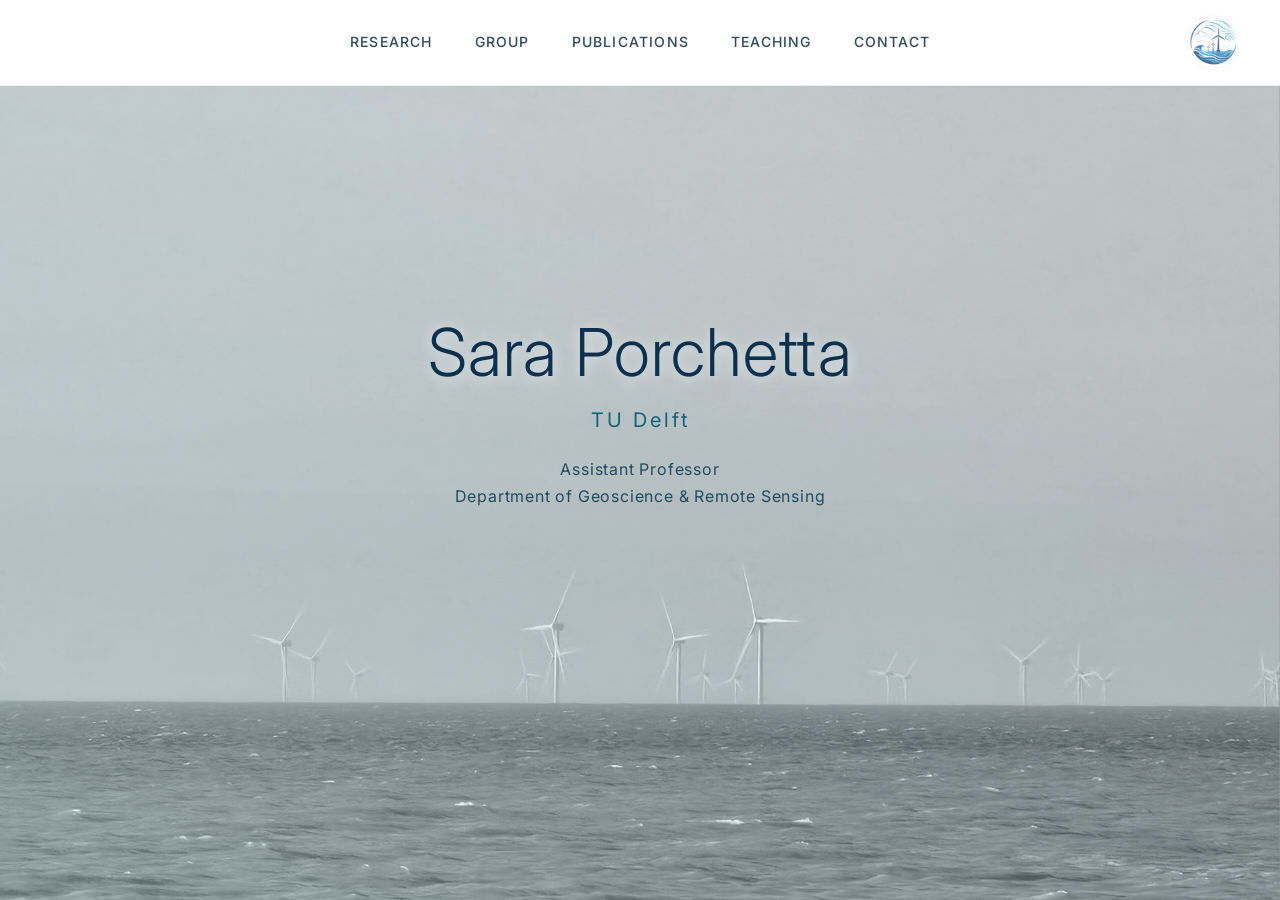
<file: index.html>
<!DOCTYPE html>
<html lang="en">
<head>
  <meta charset="UTF-8">
  <meta name="viewport" content="width=device-width, initial-scale=1.0">
  <title>Sara Porchetta</title>
  <link href="https://fonts.googleapis.com/css2?family=Inter:wght@300;400;500;600&display=swap" rel="stylesheet">
  <link rel="stylesheet" href="style.css">
</head>

<body class="home-body">
<header class="site-header">
  <div class="header-space" aria-hidden="true"></div>
  <nav class="nav" aria-label="Main navigation">
    <a href="research.html">Research</a>
    <a href="group.html">Group</a>
    <a href="publications.html">Publications</a>
    <a href="teaching.html">Teaching</a>
    <a href="contact.html">Contact</a>
  </nav>
  <a href="index.html" class="header-logo-link" aria-label="Go to homepage">
    <img src="x_maui3.png" alt="Sara Porchetta homepage" class="header-logo">
  </a>
</header>
<main class="hero">
  <div class="overlay"></div>
  <div class="content">
    <h1>Sara Porchetta</h1>
    <div class="subtitle">TU Delft</div>
    <div class="info">
      Assistant Professor<br>
      Department of Geoscience &amp; Remote Sensing
    </div>
  </div>
</main>
</body>
</html>
</file>
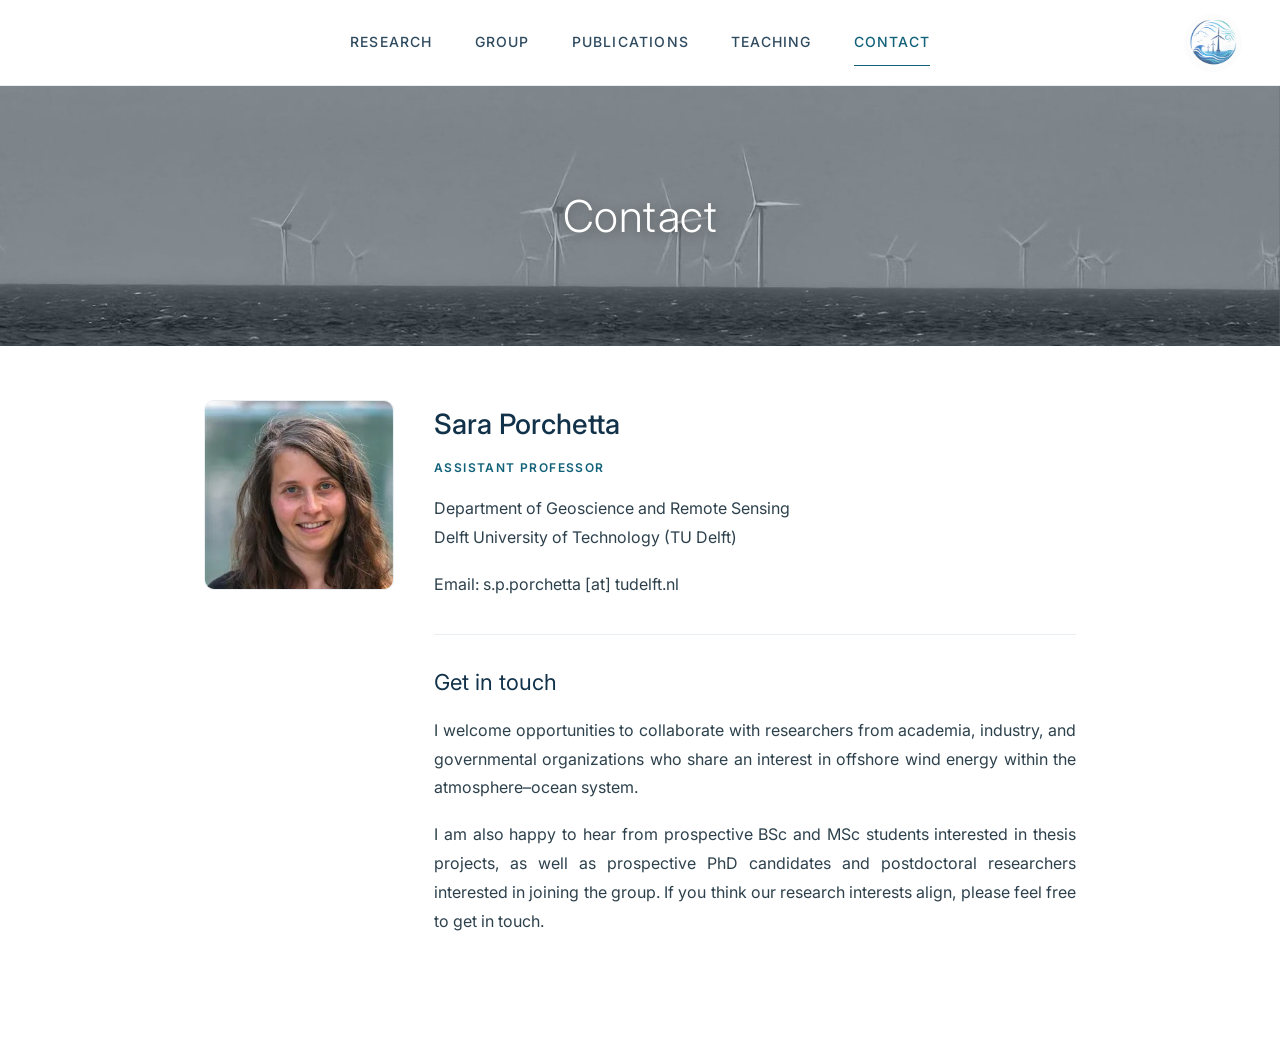
<file: contact.html>
<!DOCTYPE html>
<html lang="en">
<head>
  <meta charset="UTF-8">
  <meta name="viewport" content="width=device-width, initial-scale=1.0">

  <title>Contact | Sara Porchetta</title>

  <link
    href="https://fonts.googleapis.com/css2?family=Inter:wght@300;400;500;600&display=swap"
    rel="stylesheet"
  >

  <link rel="stylesheet" href="style.css">

  <style>

    /* =========================================================
       CONTACT PAGE
       ========================================================= */

    .contact-container {
      padding-bottom: 6rem;
    }

  </style>
</head>

<body>

<header class="site-header">

  <div class="header-space" aria-hidden="true"></div>

  <nav class="nav" aria-label="Main navigation">
    <a href="research.html">Research</a>
    <a href="group.html">Group</a>
    <a href="publications.html">Publications</a>
    <a href="teaching.html">Teaching</a>
    <a href="contact.html" class="active">Contact</a>
  </nav>

  <a
    href="index.html"
    class="header-logo-link"
    aria-label="Go to homepage"
  >
    <img
      src="x_maui3.png"
      alt="Sara Porchetta homepage"
      class="header-logo"
    >
  </a>

</header>

<section class="page-banner" aria-labelledby="page-title">

  <img
    src="windfarm.jpg"
    alt="Offshore wind farm at sea"
  >

  <div class="banner-overlay" aria-hidden="true"></div>

  <div class="banner-content">
    <h1 class="banner-title" id="page-title">
      Contact
    </h1>
  </div>

</section>

<main class="container contact-container">

  <!-- =====================================================
       CONTACT INFORMATION
       ===================================================== -->

  <section
    class="contact-card"
    aria-label="Contact information"
  >

    <img
      src="sara_picture.jpg"
      alt="Sara Porchetta"
      class="profile-image"
    >

    <div class="contact-info">

      <h2>
        Sara Porchetta
      </h2>

      <div class="role">
        Assistant Professor
      </div>

      <p class="contact-details">
        Department of Geoscience and Remote Sensing<br>
        Delft University of Technology (TU Delft)
      </p>

      <p
        class="contact-details"
        style="margin-top: 18px;"
      >
        Email: s.p.porchetta [at] tudelft.nl
      </p>

      <div class="contact-message">

        <h3>
          Get in touch
        </h3>

        <p>
          I welcome opportunities to collaborate with researchers from academia,
          industry, and governmental organizations who share an interest in
          offshore wind energy within the atmosphere–ocean system.
        </p>

        <p>
          I am also happy to hear from prospective BSc and MSc students interested
          in thesis projects, as well as prospective PhD candidates and
          postdoctoral researchers interested in joining the group. If you think
          our research interests align, please feel free to get in touch.
        </p>

      </div>

    </div>

  </section>

</main>

</body>
</html>
</file>
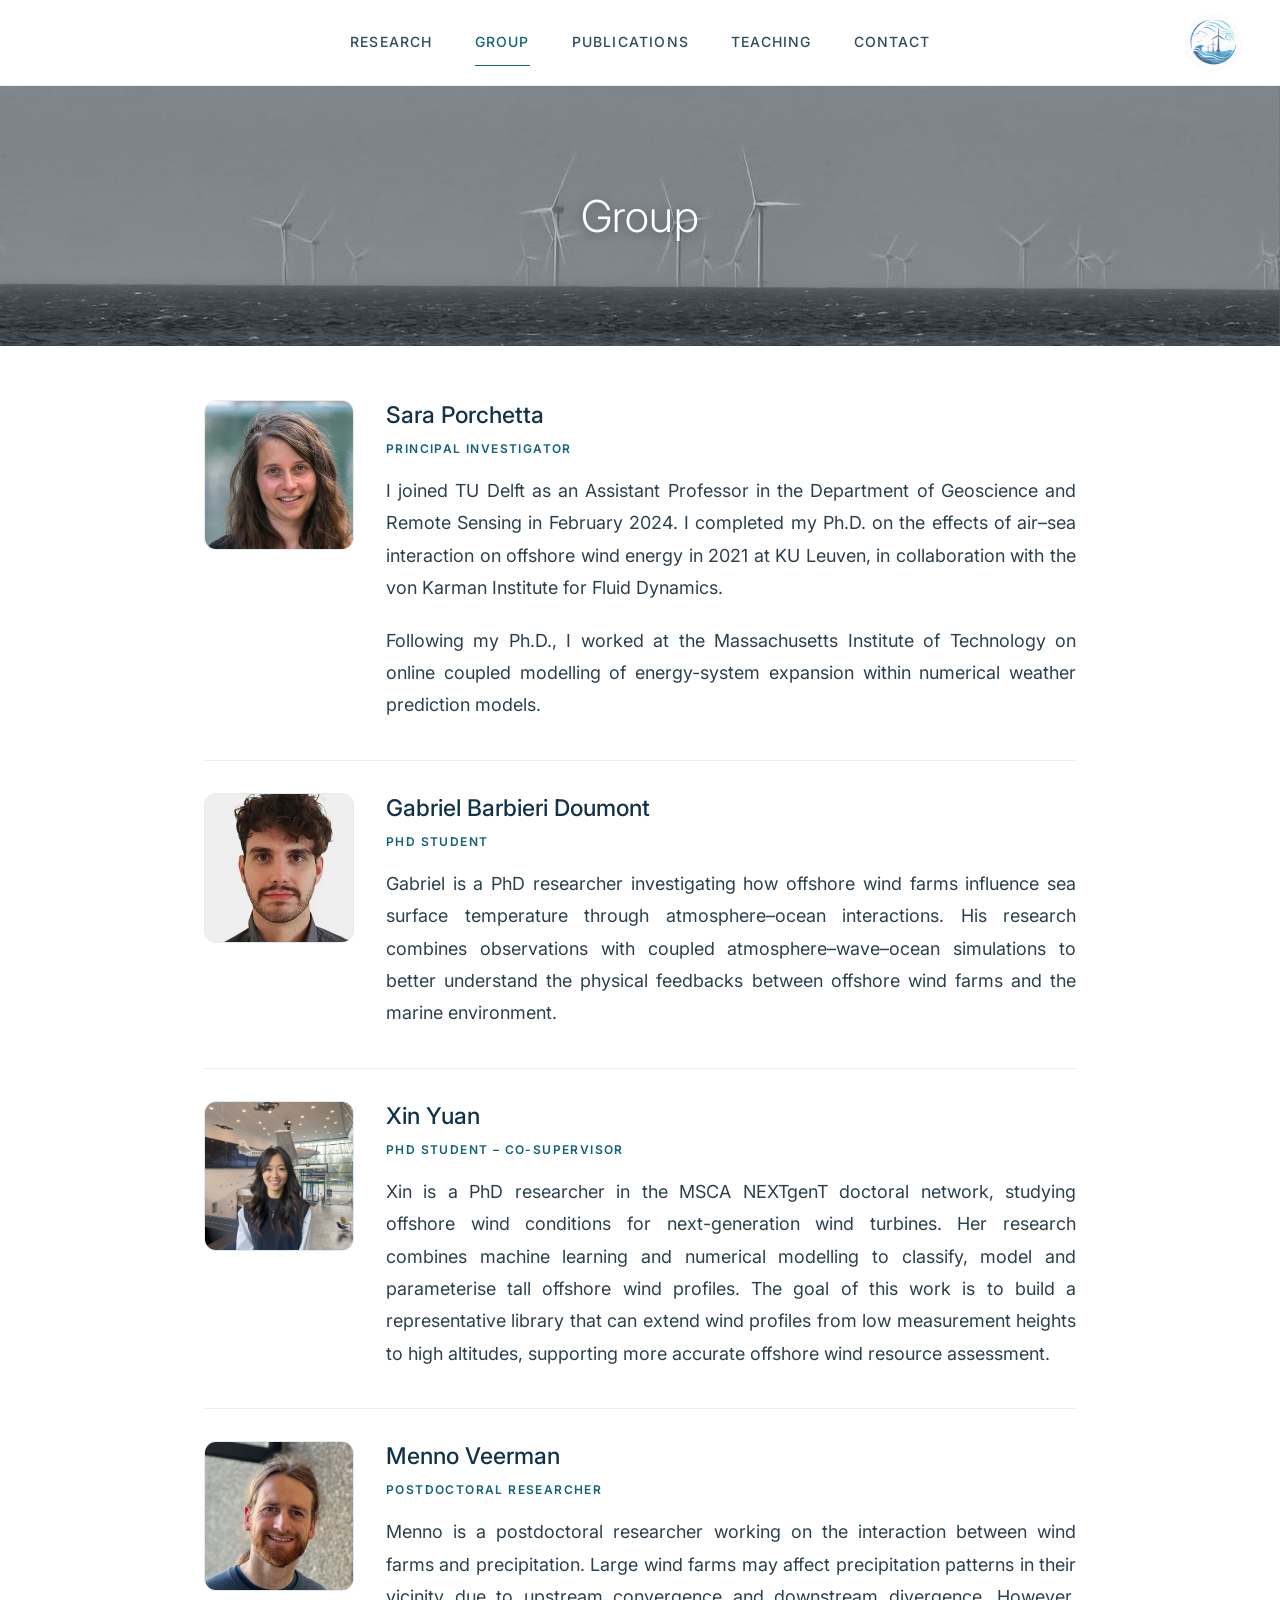
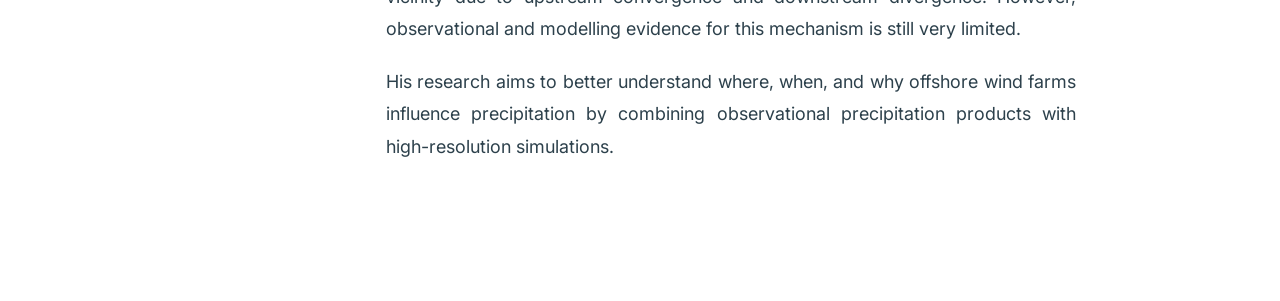
<file: group.html>
<!DOCTYPE html>
<html lang="en">

<head>
  <meta charset="UTF-8">
  <meta name="viewport" content="width=device-width, initial-scale=1.0">

  <title>Group | Sara Porchetta</title>

  <link
    href="https://fonts.googleapis.com/css2?family=Inter:wght@300;400;500;600&display=swap"
    rel="stylesheet"
  >

  <style>

    * {
      box-sizing: border-box;
    }

    body {
      margin: 0;
      font-family: 'Inter', Helvetica, Arial, sans-serif;
      color: #243844;
      background: #ffffff;
      line-height: 1.75;
      -webkit-font-smoothing: antialiased;
    }

    /* HEADER */

    .site-header {
      height: 86px;
      padding: 0 38px;

      display: grid;
      grid-template-columns: 1fr auto 1fr;
      align-items: center;

      background: #ffffff;
      border-bottom: 1px solid #e8eef1;

      position: relative;
      z-index: 10;
    }

    .header-space {
      grid-column: 1;
    }

    /* NAVIGATION */

    .nav {
      grid-column: 2;

      display: flex;
      justify-content: center;
      align-items: center;
      gap: 42px;

      font-size: 14px;
      letter-spacing: 1.2px;
      text-transform: uppercase;
    }

    .nav a {
      position: relative;

      color: #12324a;
      text-decoration: none;
      font-weight: 500;
      opacity: 0.88;

      transition:
        opacity 0.2s ease,
        transform 0.2s ease;
    }

    .nav a:hover {
      opacity: 0.55;
      transform: translateY(-2px);
    }

    .nav a.active {
      color: #12627a;
      opacity: 1;
    }

    .nav a.active::after {
      content: "";

      position: absolute;
      left: 0;
      right: 0;
      bottom: -11px;

      height: 1px;
      background: #12627a;
    }

    /* LOGO */

    .header-logo-link {
      grid-column: 3;
      justify-self: end;

      display: flex;
      align-items: center;

      text-decoration: none;
    }

    .header-logo {
      display: block;

      width: 58px;
      height: 58px;

      object-fit: cover;
      border-radius: 50%;

      opacity: 0.72;

      transition:
        opacity 0.2s ease,
        transform 0.2s ease;
    }

    .header-logo-link:hover .header-logo {
      opacity: 1;
      transform: scale(1.03);
    }

    /* PAGE BANNER */

    .page-banner {
      position: relative;
      width: 100%;
      height: 260px;
      overflow: hidden;
      background: #12324a;
    }

    .page-banner img {
      width: 100%;
      height: 100%;

      object-fit: cover;
      object-position: center 70%;
    }

    .banner-overlay {
      position: absolute;
      inset: 0;

      background: rgba(7, 35, 54, 0.25);
    }

    .banner-content {
      position: absolute;
      inset: 0;

      display: flex;
      align-items: center;
      justify-content: center;

      padding: 24px;
      text-align: center;
    }

    .banner-title {
      margin: 0;

      color: #ffffff;

      font-size: 44px;
      font-weight: 300;
      line-height: 1.2;
      letter-spacing: 0.5px;

      text-shadow: 0 2px 12px rgba(0, 0, 0, 0.35);
    }

    /* MAIN PAGE */

    .container {
      max-width: 920px;
      margin: 0 auto;
      padding: 54px 24px 100px;
    }

    /* MEMBER LIST */

    .member {
      display: grid;
      grid-template-columns: 150px 1fr;
      gap: 32px;
      align-items: start;

      padding: 32px 0 38px;
      border-bottom: 1px solid #e8eef1;
    }

    .member:first-of-type {
      padding-top: 0;
    }

    .member:last-child {
      border-bottom: none;
    }

    /* MEMBER PHOTO */

    .member-photo {
      width: 150px;
      height: 150px;

      object-fit: cover;
      border-radius: 12px;

      background: #f3f7f8;
      border: 1px solid #e1eaed;
    }

    /* MEMBER TEXT */

    .member-info h2 {
      margin: 0 0 7px;

      color: #12324a;

      font-size: 23px;
      font-weight: 500;
      line-height: 1.35;
    }

    .role {
      margin-bottom: 16px;

      color: #12627a;

      font-size: 12px;
      font-weight: 600;
      letter-spacing: 1.4px;
      text-transform: uppercase;
    }

    .member-info p {
      margin: 0 0 20px;

      color: #2d414c;

      font-size: 18px;
      line-height: 1.8;
      text-align: justify;
    }

    .member-info p:last-child {
      margin-bottom: 0;
    }

    /* MOBILE */

    @media (max-width: 860px) {

      .site-header {
        height: auto;
        min-height: 110px;

        padding: 18px 20px;

        grid-template-columns: 1fr auto;
        grid-template-rows: auto auto;
        row-gap: 14px;
      }

      .header-space {
        display: none;
      }

      .nav {
        grid-column: 1 / -1;
        grid-row: 2;

        justify-content: center;
        flex-wrap: wrap;
        gap: 14px 22px;

        font-size: 12px;
        letter-spacing: 1px;
      }

      .header-logo-link {
        grid-column: 2;
        grid-row: 1;
        justify-self: end;
      }

      .header-logo {
        width: 50px;
        height: 50px;
      }

      .nav a.active::after {
        bottom: -6px;
      }

      .page-banner {
        height: 210px;
      }

      .page-banner img {
        object-position: center 68%;
      }

      .banner-title {
        font-size: 38px;
      }

      .container {
        padding: 46px 20px 80px;
      }

      .member {
        grid-template-columns: 120px 1fr;
        gap: 24px;
      }

      .member-photo {
        width: 120px;
        height: 120px;
      }

      .member-info h2 {
        font-size: 21px;
      }

      .member-info p {
        font-size: 17px;
      }
    }

    @media (max-width: 620px) {

      .member {
        grid-template-columns: 1fr;
        gap: 20px;
      }

      .member-photo {
        width: 130px;
        height: 130px;
      }

      .member-info p {
        text-align: left;
      }
    }

    @media (max-width: 480px) {

      .site-header {
        padding: 16px;
      }

      .nav {
        gap: 12px 17px;
      }

      .header-logo {
        width: 46px;
        height: 46px;
      }

      .page-banner {
        height: 180px;
      }

      .page-banner img {
        object-position: center 65%;
      }

      .banner-title {
        font-size: 32px;
      }

      .container {
        padding: 38px 16px 64px;
      }

      .member-info h2 {
        font-size: 20px;
      }

      .member-info p {
        font-size: 16px;
      }
    }

  </style>
</head>

<body>

  <header class="site-header">

    <div class="header-space" aria-hidden="true"></div>

    <nav class="nav" aria-label="Main navigation">
      <a href="research.html">Research</a>
      <a href="group.html" class="active">Group</a>
      <a href="publications.html">Publications</a>
      <a href="teaching.html">Teaching</a>
      <a href="contact.html">Contact</a>
    </nav>

    <a
      href="index.html"
      class="header-logo-link"
      aria-label="Go to homepage"
    >
      <img
        src="x_maui3.png"
        alt="Sara Porchetta homepage"
        class="header-logo"
      >
    </a>

  </header>

  <section class="page-banner" aria-labelledby="page-title">

    <img
      src="windfarm.jpg"
      alt="Offshore wind farm at sea"
    >

    <div class="banner-overlay" aria-hidden="true"></div>

    <div class="banner-content">
      <h1 class="banner-title" id="page-title">Group</h1>
    </div>

  </section>

  <main class="container">

    <section aria-label="Research group members">

      <!-- SARA PORCHETTA -->

      <article class="member">

        <img
          src="sara_picture.jpg"
          alt="Sara Porchetta"
          class="member-photo"
        >

        <div class="member-info">

          <h2>Sara Porchetta</h2>

          <div class="role">
            Principal Investigator
          </div>

          <p>
            I joined TU Delft as an Assistant Professor in the
            Department of Geoscience and Remote Sensing in
            February 2024. I completed my Ph.D. on the effects
            of air–sea interaction on offshore wind energy
            in 2021 at KU Leuven, in collaboration with
            the von Karman Institute for Fluid Dynamics.
          </p>

          <p>
            Following my Ph.D., I worked at the Massachusetts
            Institute of Technology on online coupled modelling
            of energy-system expansion within numerical weather
            prediction models.
          </p>

        </div>

      </article>

      <!-- GABRIEL BARBIERI DOUMONT -->

      <article class="member">

        <img
          src="gabriel_picture.jpg"
          alt="Gabriel Barbieri Doumont"
          class="member-photo"
        >

        <div class="member-info">

          <h2>Gabriel Barbieri Doumont</h2>

          <div class="role">
            PhD Student
          </div>

          <p>
            Gabriel is a PhD researcher investigating how
            offshore wind farms influence sea surface
            temperature through atmosphere–ocean interactions.
            His research combines observations with coupled
            atmosphere–wave–ocean simulations to better
            understand the physical feedbacks between offshore
            wind farms and the marine environment.
          </p>

        </div>

      </article>

      <!-- XIN YUAN -->

      <article class="member">

        <img
          src="XinYuan_ProfilePic.jpg"
          alt="Xin Yuan"
          class="member-photo"
        >

        <div class="member-info">

          <h2>Xin Yuan</h2>

          <div class="role">
            PhD Student – Co-supervisor
          </div>

          <p>
            Xin is a PhD researcher in the MSCA NEXTgenT
            doctoral network, studying offshore wind conditions
            for next-generation wind turbines. Her research
            combines machine learning and numerical modelling
            to classify, model and parameterise tall offshore
            wind profiles. The goal of this work is to build
            a representative library that can extend wind
            profiles from low measurement heights to high
            altitudes, supporting more accurate offshore
            wind resource assessment.
          </p>

        </div>

      </article>

      <!-- MENNO VEERMAN -->

      <article class="member">

        <img
          src="menno_picture.jpg"
          alt="Menno Veerman"
          class="member-photo"
        >

        <div class="member-info">

          <h2>Menno Veerman</h2>

          <div class="role">
            Postdoctoral Researcher
          </div>

          <p>
            Menno is a postdoctoral researcher working on the
            interaction between wind farms and precipitation.
            Large wind farms may affect precipitation patterns
            in their vicinity due to upstream convergence and
            downstream divergence. However, observational and
            modelling evidence for this mechanism is still
            very limited.
          </p>

          <p>
            His research aims to better understand where, when,
            and why offshore wind farms influence precipitation
            by combining observational precipitation products
            with high-resolution simulations.
          </p>

        </div>

      </article>

    </section>

  </main>

</body>

</html>
</file>
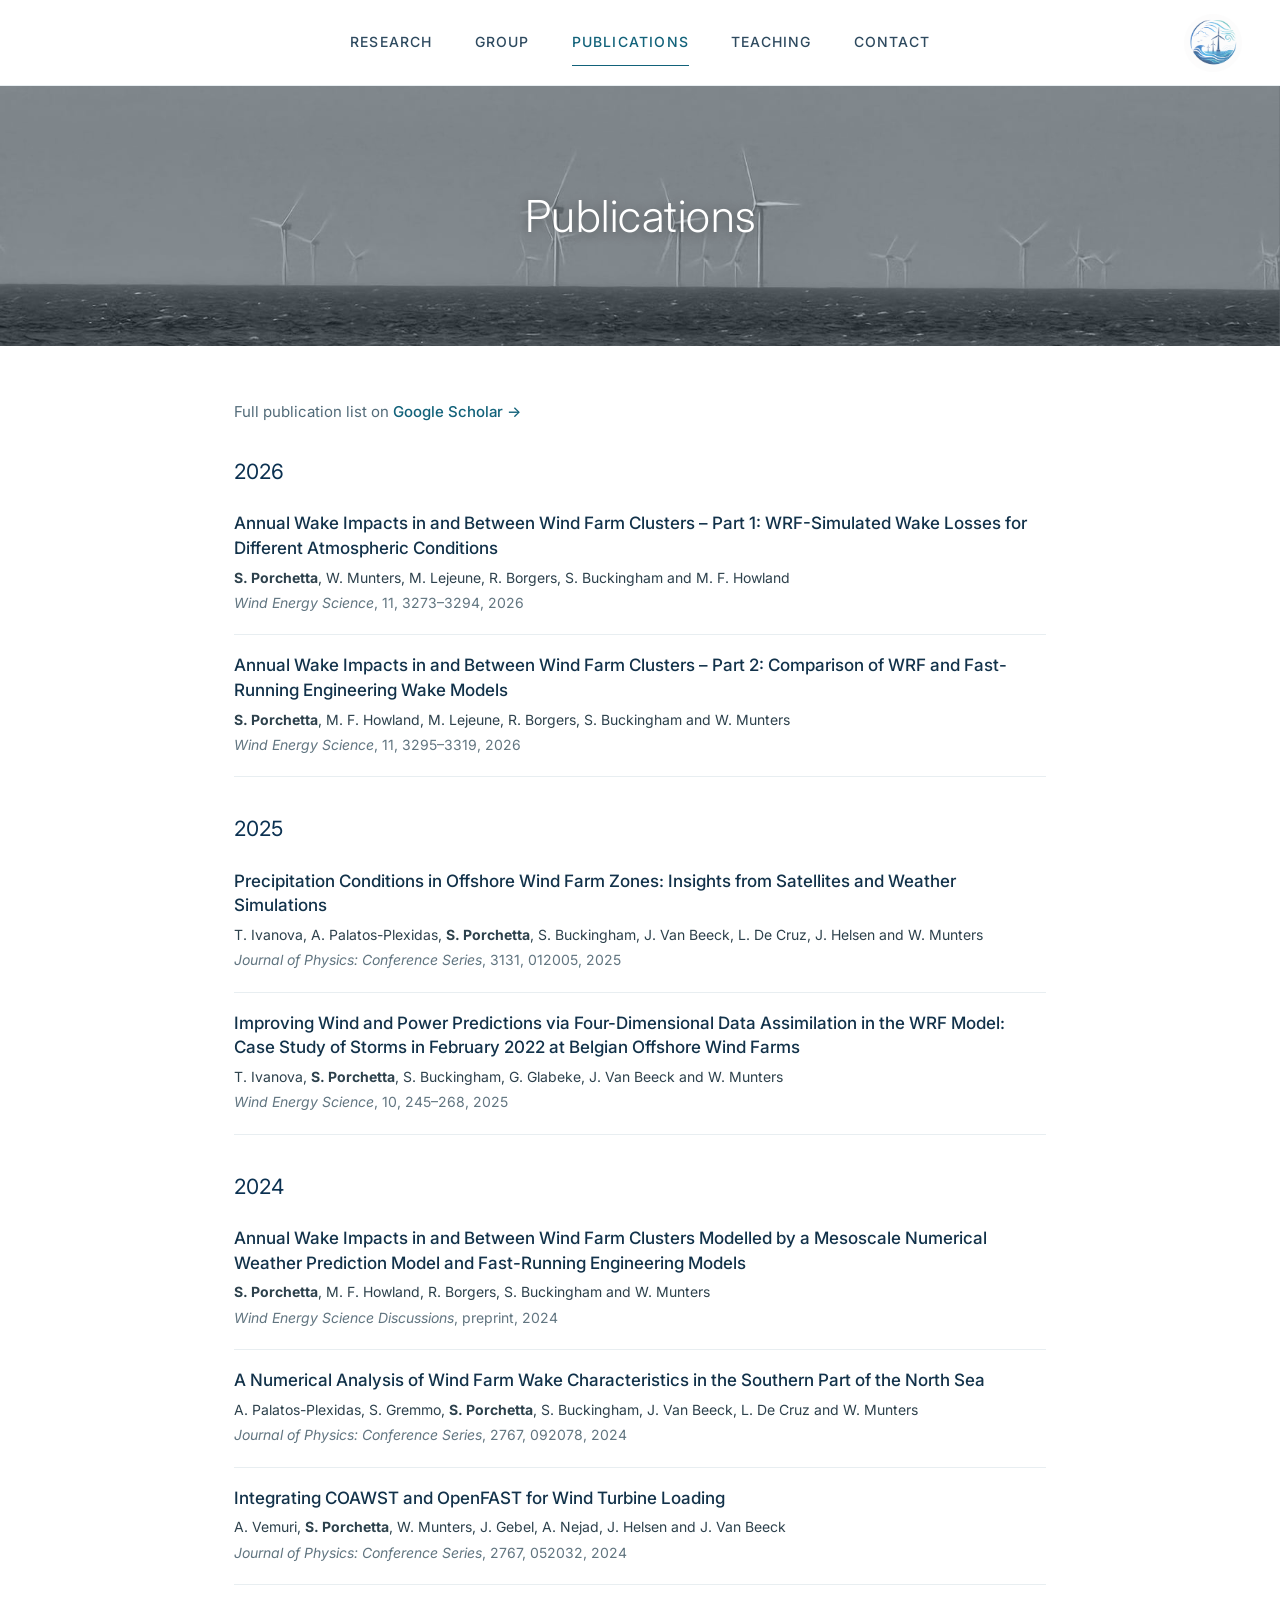
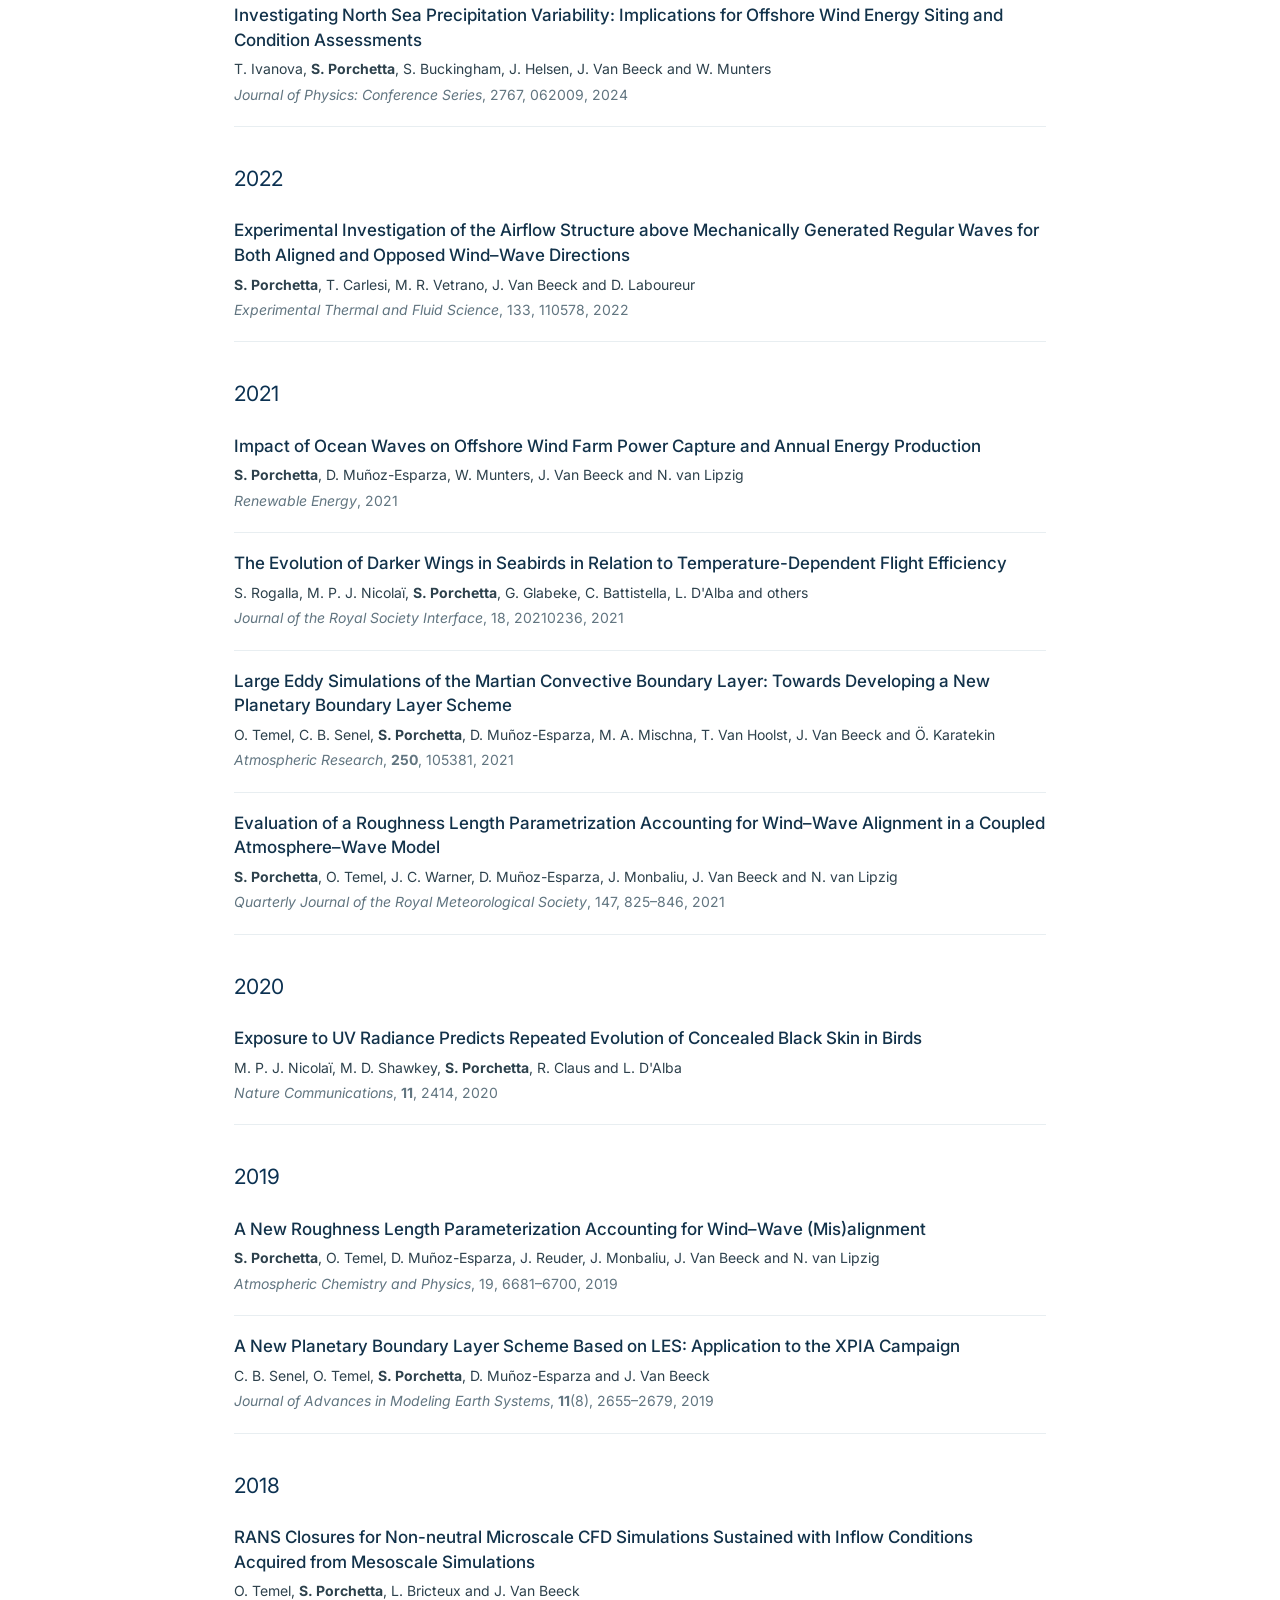
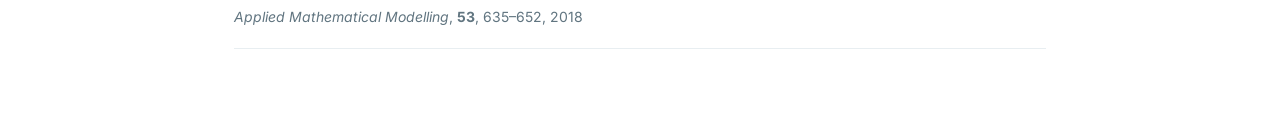
<file: publications.html>
<!DOCTYPE html>
<html lang="en">
<head>
  <meta charset="UTF-8">
  <meta name="viewport" content="width=device-width, initial-scale=1.0">
  <title>Publications | Sara Porchetta</title>
  <link href="https://fonts.googleapis.com/css2?family=Inter:wght@300;400;500;600&display=swap" rel="stylesheet">
  <link rel="stylesheet" href="style.css">
</head>

<body>
<header class="site-header">
  <div class="header-space" aria-hidden="true"></div>
  <nav class="nav" aria-label="Main navigation">
    <a href="research.html">Research</a>
    <a href="group.html">Group</a>
    <a href="publications.html" class="active">Publications</a>
    <a href="teaching.html">Teaching</a>
    <a href="contact.html">Contact</a>
  </nav>
  <a href="index.html" class="header-logo-link" aria-label="Go to homepage">
    <img src="x_maui3.png" alt="Sara Porchetta homepage" class="header-logo">
  </a>
</header>
<section class="page-banner" aria-labelledby="page-title">
  <img src="windfarm.jpg" alt="Offshore wind farm at sea">
  <div class="banner-overlay" aria-hidden="true"></div>
  <div class="banner-content">
    <h1 class="banner-title" id="page-title">Publications</h1>
  </div>
</section>
<main class="container publications-container">

    <p class="scholar-link">
      Full publication list on
      <a
        href="https://scholar.google.com/citations?hl=nl&user=U1hwWMMAAAAJ&view_op=list_works&sortby=pubdate"
        target="_blank"
        rel="noopener noreferrer"
      >
        Google Scholar →
      </a>
    </p>

    <section aria-label="Publication list">

      <h2 class="publication-year">2026</h2>

<article class="publication">
  <h3 class="publication-title">
    <a href="https://doi.org/10.5194/wes-11-3273-2026" target="_blank" rel="noopener noreferrer">
      Annual Wake Impacts in and Between Wind Farm Clusters – Part 1: WRF-Simulated Wake Losses for Different Atmospheric Conditions
    </a>
  </h3>
  <p class="publication-authors">
    <strong>S. Porchetta</strong>, W. Munters, M. Lejeune, R. Borgers,
    S. Buckingham and M. F. Howland
  </p>
  <p class="publication-journal"><em>Wind Energy Science</em>, 11, 3273–3294, 2026</p>
</article>

<article class="publication">
  <h3 class="publication-title">
    <a href="https://doi.org/10.5194/wes-11-3295-2026" target="_blank" rel="noopener noreferrer">
      Annual Wake Impacts in and Between Wind Farm Clusters – Part 2: Comparison of WRF and Fast-Running Engineering Wake Models
    </a>
  </h3>
  <p class="publication-authors">
    <strong>S. Porchetta</strong>, M. F. Howland, M. Lejeune, R. Borgers,
    S. Buckingham and W. Munters
  </p>
  <p class="publication-journal"><em>Wind Energy Science</em>, 11, 3295–3319, 2026</p>
</article>


      <h2 class="publication-year">2025</h2>

      <article class="publication">
        <h3 class="publication-title">
          <a href="https://doi.org/10.1088/1742-6596/3131/1/012005" target="_blank" rel="noopener noreferrer">
            Precipitation Conditions in Offshore Wind Farm Zones: Insights from Satellites and Weather Simulations
          </a>
        </h3>
        <p class="publication-authors">
          T. Ivanova, A. Palatos-Plexidas, <strong>S. Porchetta</strong>, S. Buckingham,
          J. Van Beeck, L. De Cruz, J. Helsen and W. Munters
        </p>
        <p class="publication-journal"><em>Journal of Physics: Conference Series</em>, 3131, 012005, 2025</p>
      </article>

      <article class="publication">
        <h3 class="publication-title">
          <a href="https://doi.org/10.5194/wes-10-245-2025" target="_blank" rel="noopener noreferrer">
            Improving Wind and Power Predictions via Four-Dimensional Data Assimilation in the WRF Model: Case Study of Storms in February 2022 at Belgian Offshore Wind Farms
          </a>
        </h3>
        <p class="publication-authors">
          T. Ivanova, <strong>S. Porchetta</strong>, S. Buckingham, G. Glabeke, J. Van Beeck and W. Munters
        </p>
        <p class="publication-journal"><em>Wind Energy Science</em>, 10, 245–268, 2025</p>
      </article>

      <h2 class="publication-year">2024</h2>

      <article class="publication">
        <h3 class="publication-title">
          <a href="https://doi.org/10.5194/wes-2024-58" target="_blank" rel="noopener noreferrer">
            Annual Wake Impacts in and Between Wind Farm Clusters Modelled by a Mesoscale Numerical Weather Prediction Model and Fast-Running Engineering Models
          </a>
        </h3>
        <p class="publication-authors">
          <strong>S. Porchetta</strong>, M. F. Howland, R. Borgers, S. Buckingham and W. Munters
        </p>
        <p class="publication-journal"><em>Wind Energy Science Discussions</em>, preprint, 2024</p>
      </article>

      <article class="publication">
        <h3 class="publication-title">
          <a href="https://doi.org/10.1088/1742-6596/2767/9/092078" target="_blank" rel="noopener noreferrer">
            A Numerical Analysis of Wind Farm Wake Characteristics in the Southern Part of the North Sea
          </a>
        </h3>
        <p class="publication-authors">
          A. Palatos-Plexidas, S. Gremmo, <strong>S. Porchetta</strong>, S. Buckingham,
          J. Van Beeck, L. De Cruz and W. Munters
        </p>
        <p class="publication-journal"><em>Journal of Physics: Conference Series</em>, 2767, 092078, 2024</p>
      </article>

      <article class="publication">
        <h3 class="publication-title">
          <a href="https://doi.org/10.1088/1742-6596/2767/5/052032" target="_blank" rel="noopener noreferrer">
            Integrating COAWST and OpenFAST for Wind Turbine Loading
          </a>
        </h3>
        <p class="publication-authors">
          A. Vemuri, <strong>S. Porchetta</strong>, W. Munters, J. Gebel, A. Nejad, J. Helsen and J. Van Beeck
        </p>
        <p class="publication-journal"><em>Journal of Physics: Conference Series</em>, 2767, 052032, 2024</p>
      </article>

      <article class="publication">
        <h3 class="publication-title">
          <a href="https://doi.org/10.1088/1742-6596/2767/6/062009" target="_blank" rel="noopener noreferrer">
            Investigating North Sea Precipitation Variability: Implications for Offshore Wind Energy Siting and Condition Assessments
          </a>
        </h3>
        <p class="publication-authors">
          T. Ivanova, <strong>S. Porchetta</strong>, S. Buckingham, J. Helsen, J. Van Beeck and W. Munters
        </p>
        <p class="publication-journal"><em>Journal of Physics: Conference Series</em>, 2767, 062009, 2024</p>
      </article>

      <h2 class="publication-year">2022</h2>

      <article class="publication">
        <h3 class="publication-title">
          <a href="https://doi.org/10.1016/j.expthermflusci.2021.110578" target="_blank" rel="noopener noreferrer">
            Experimental Investigation of the Airflow Structure above Mechanically Generated Regular Waves for Both Aligned and Opposed Wind–Wave Directions
          </a>
        </h3>
        <p class="publication-authors">
          <strong>S. Porchetta</strong>, T. Carlesi, M. R. Vetrano, J. Van Beeck and D. Laboureur
        </p>
        <p class="publication-journal"><em>Experimental Thermal and Fluid Science</em>, 133, 110578, 2022</p>
      </article>

      <h2 class="publication-year">2021</h2>

      <article class="publication">
        <h3 class="publication-title">
          <a href="https://www.sciencedirect.com/science/article/abs/pii/S0960148121012799" target="_blank" rel="noopener noreferrer">
            Impact of Ocean Waves on Offshore Wind Farm Power Capture and Annual Energy Production
          </a>
        </h3>
        <p class="publication-authors">
          <strong>S. Porchetta</strong>, D. Muñoz-Esparza, W. Munters, J. Van Beeck and N. van Lipzig
        </p>
        <p class="publication-journal"><em>Renewable Energy</em>, 2021</p>
      </article>

      <article class="publication">
        <h3 class="publication-title">
          <a href="https://doi.org/10.1098/rsif.2021.0236" target="_blank" rel="noopener noreferrer">
            The Evolution of Darker Wings in Seabirds in Relation to Temperature-Dependent Flight Efficiency
          </a>
        </h3>
        <p class="publication-authors">
          S. Rogalla, M. P. J. Nicolaï, <strong>S. Porchetta</strong>, G. Glabeke, C. Battistella, L. D'Alba and others
        </p>
        <p class="publication-journal"><em>Journal of the Royal Society Interface</em>, 18, 20210236, 2021</p>
      </article>

      <article class="publication">
        <h3 class="publication-title">
          <a href="https://doi.org/10.1016/j.atmosres.2020.105381" target="_blank" rel="noopener noreferrer">
            Large Eddy Simulations of the Martian Convective Boundary Layer: Towards Developing a New Planetary Boundary Layer Scheme
          </a>
        </h3>
        <p class="publication-authors">
          O. Temel, C. B. Senel, <strong>S. Porchetta</strong>, D. Muñoz-Esparza,
          M. A. Mischna, T. Van Hoolst, J. Van Beeck and Ö. Karatekin
        </p>
        <p class="publication-journal"><em>Atmospheric Research</em>, <strong>250</strong>, 105381, 2021</p>
      </article>

      <article class="publication">
        <h3 class="publication-title">
          <a href="https://doi.org/10.1002/qj.3948" target="_blank" rel="noopener noreferrer">
            Evaluation of a Roughness Length Parametrization Accounting for Wind–Wave Alignment in a Coupled Atmosphere–Wave Model
          </a>
        </h3>
        <p class="publication-authors">
          <strong>S. Porchetta</strong>, O. Temel, J. C. Warner, D. Muñoz-Esparza,
          J. Monbaliu, J. Van Beeck and N. van Lipzig
        </p>
        <p class="publication-journal"><em>Quarterly Journal of the Royal Meteorological Society</em>, 147, 825–846, 2021</p>
      </article>

      <h2 class="publication-year">2020</h2>

      <article class="publication">
        <h3 class="publication-title">
          <a href="https://doi.org/10.1038/s41467-020-15894-6" target="_blank" rel="noopener noreferrer">
            Exposure to UV Radiance Predicts Repeated Evolution of Concealed Black Skin in Birds
          </a>
        </h3>
        <p class="publication-authors">
          M. P. J. Nicolaï, M. D. Shawkey, <strong>S. Porchetta</strong>, R. Claus and L. D'Alba
        </p>
        <p class="publication-journal"><em>Nature Communications</em>, <strong>11</strong>, 2414, 2020</p>
      </article>

      <h2 class="publication-year">2019</h2>

      <article class="publication">
        <h3 class="publication-title">
          <a href="https://doi.org/10.5194/acp-19-6681-2019" target="_blank" rel="noopener noreferrer">
            A New Roughness Length Parameterization Accounting for Wind–Wave (Mis)alignment
          </a>
        </h3>
        <p class="publication-authors">
          <strong>S. Porchetta</strong>, O. Temel, D. Muñoz-Esparza, J. Reuder,
          J. Monbaliu, J. Van Beeck and N. van Lipzig
        </p>
        <p class="publication-journal"><em>Atmospheric Chemistry and Physics</em>, 19, 6681–6700, 2019</p>
      </article>

      <article class="publication">
        <h3 class="publication-title">
          <a href="https://doi.org/10.1029/2018MS001580" target="_blank" rel="noopener noreferrer">
            A New Planetary Boundary Layer Scheme Based on LES: Application to the XPIA Campaign
          </a>
        </h3>
        <p class="publication-authors">
          C. B. Senel, O. Temel, <strong>S. Porchetta</strong>, D. Muñoz-Esparza and J. Van Beeck
        </p>
        <p class="publication-journal"><em>Journal of Advances in Modeling Earth Systems</em>, <strong>11</strong>(8), 2655–2679, 2019</p>
      </article>

      <h2 class="publication-year">2018</h2>

      <article class="publication">
        <h3 class="publication-title">
          <a href="https://doi.org/10.1016/j.apm.2017.09.018" target="_blank" rel="noopener noreferrer">
            RANS Closures for Non-neutral Microscale CFD Simulations Sustained with Inflow Conditions Acquired from Mesoscale Simulations
          </a>
        </h3>
        <p class="publication-authors">
          O. Temel, <strong>S. Porchetta</strong>, L. Bricteux and J. Van Beeck
        </p>
        <p class="publication-journal"><em>Applied Mathematical Modelling</em>, <strong>53</strong>, 635–652, 2018</p>
      </article>

    </section>

</main>
</body>
</html>
</file>
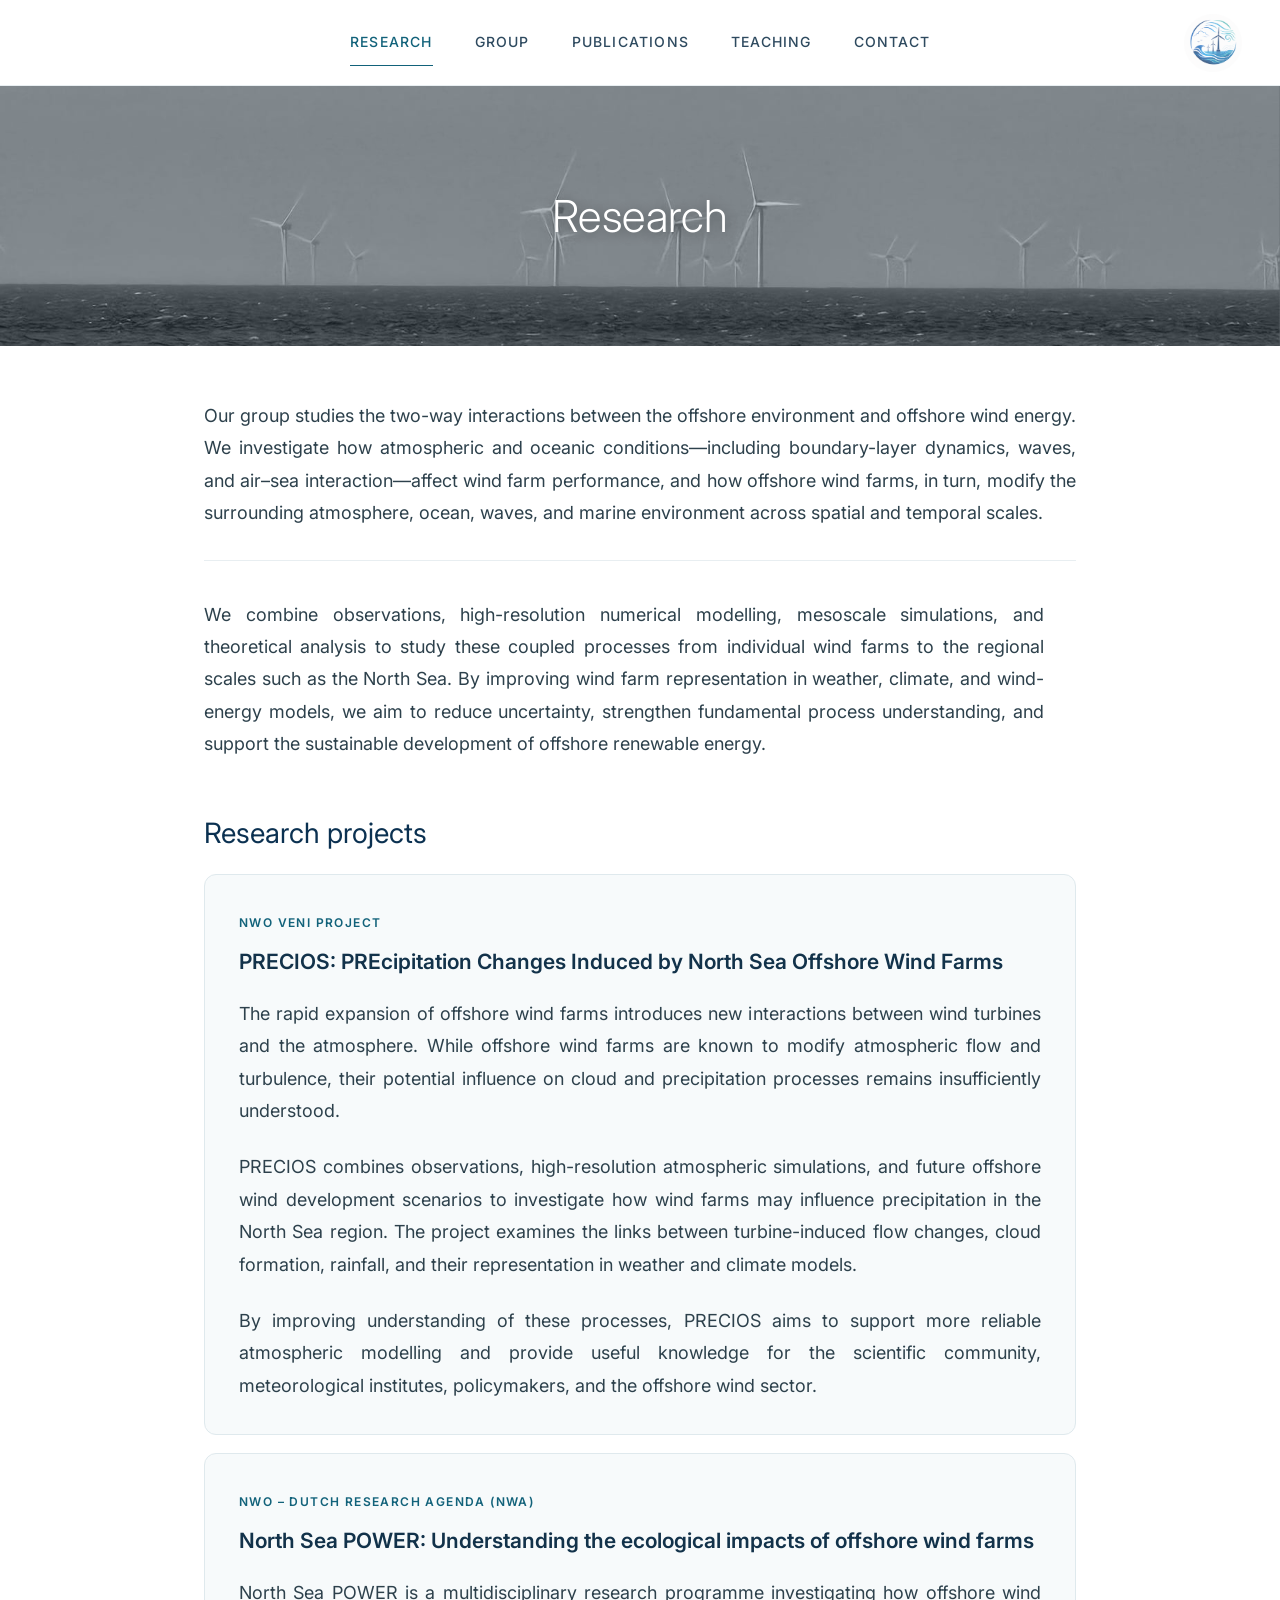
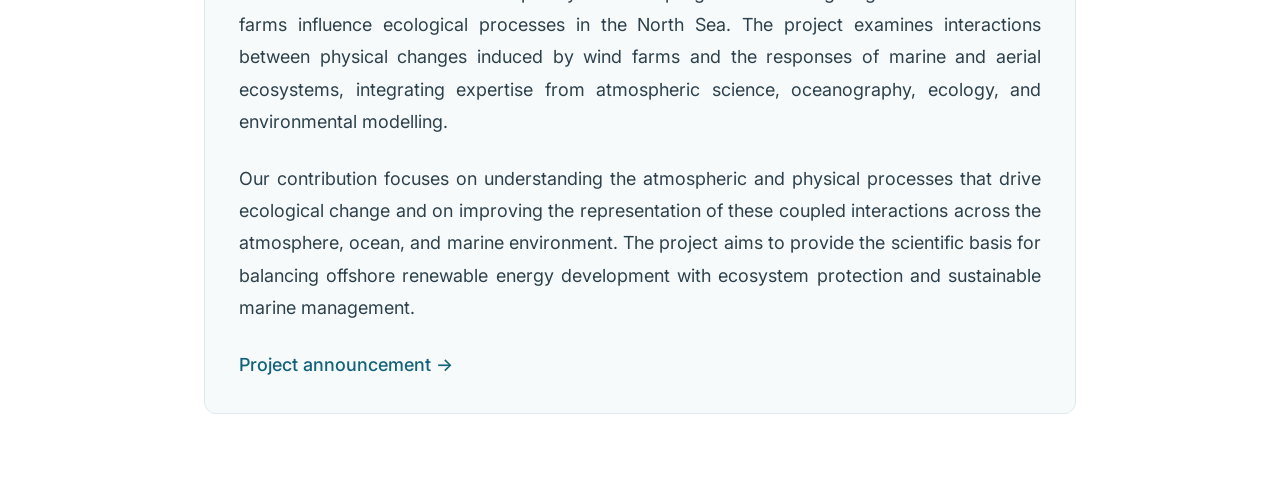
<file: research.html>
<!DOCTYPE html>
<html lang="en">
<head>
  <meta charset="UTF-8">
  <meta name="viewport" content="width=device-width, initial-scale=1.0">
  <title>Research | Sara Porchetta</title>
  <link href="https://fonts.googleapis.com/css2?family=Inter:wght@300;400;500;600&display=swap" rel="stylesheet">
  <link rel="stylesheet" href="style.css">
</head>

<body>
<header class="site-header">
  <div class="header-space" aria-hidden="true"></div>
  <nav class="nav" aria-label="Main navigation">
    <a href="research.html" class="active">Research</a>
    <a href="group.html">Group</a>
    <a href="publications.html">Publications</a>
    <a href="teaching.html">Teaching</a>
    <a href="contact.html">Contact</a>
  </nav>
  <a href="index.html" class="header-logo-link" aria-label="Go to homepage">
    <img src="x_maui3.png" alt="Sara Porchetta homepage" class="header-logo">
  </a>
</header>
<section class="page-banner" aria-labelledby="page-title">
  <img src="windfarm.jpg" alt="Offshore wind farm at sea">
  <div class="banner-overlay" aria-hidden="true"></div>
  <div class="banner-content">
    <h1 class="banner-title" id="page-title">Research</h1>
  </div>
</section>
<main class="container">

  <p class="intro">
    Our group studies the two-way interactions between the offshore
    environment and offshore wind energy. We investigate how atmospheric
    and oceanic conditions—including boundary-layer dynamics, waves, and
    air–sea interaction—affect wind farm performance, and how offshore wind
    farms, in turn, modify the surrounding atmosphere, ocean, waves, and
    marine environment across spatial and temporal scales.
  </p>

  <section class="research-text">
    <p>
      We combine observations, high-resolution numerical modelling,
      mesoscale simulations, and theoretical analysis to study these coupled
      processes from individual wind farms to the regional scales such as the North Sea. By
      improving wind farm representation in weather, climate, and wind-energy
      models, we aim to reduce uncertainty, strengthen fundamental process
      understanding, and support the sustainable development of offshore
      renewable energy.
    </p>
  </section>

  <section>
    <h2 class="section-title">Research projects</h2>

    <article class="project-card">
      <div class="project-label">NWO Veni Project</div>
      <div class="project-title">
        PRECIOS: PREcipitation Changes Induced by North Sea Offshore Wind Farms
      </div>

      <p>
        The rapid expansion of offshore wind farms introduces new interactions
        between wind turbines and the atmosphere. While offshore wind farms are
        known to modify atmospheric flow and turbulence, their potential influence
        on cloud and precipitation processes remains insufficiently understood.
      </p>

      <p>
        PRECIOS combines observations, high-resolution atmospheric simulations,
        and future offshore wind development scenarios to investigate how wind
        farms may influence precipitation in the North Sea region. The project
        examines the links between turbine-induced flow changes, cloud formation,
        rainfall, and their representation in weather and climate models.
      </p>

      <p>
        By improving understanding of these processes, PRECIOS aims to support
        more reliable atmospheric modelling and provide useful knowledge for the
        scientific community, meteorological institutes, policymakers, and the
        offshore wind sector.
      </p>
    </article>

    <article class="project-card">
      <div class="project-label">NWO – Dutch Research Agenda (NWA)</div>
      <div class="project-title">
        North Sea POWER: Understanding the ecological impacts of offshore wind farms
      </div>

      <p>
        North Sea POWER is a multidisciplinary research programme investigating
        how offshore wind farms influence ecological processes in the North Sea.
        The project examines interactions between physical changes induced by wind
        farms and the responses of marine and aerial ecosystems, integrating
        expertise from atmospheric science, oceanography, ecology, and
        environmental modelling.
      </p>

      <p>
        Our contribution focuses on understanding the atmospheric and physical
        processes that drive ecological change and on improving the representation
        of these coupled interactions across the atmosphere, ocean, and marine
        environment. The project aims to provide the scientific basis for balancing
        offshore renewable energy development with ecosystem protection and
        sustainable marine management.
      </p>

      <p class="project-link">
        <a
          href="https://www.nwo.nl/en/news/consortium-receives-nwa-funding-for-research-into-the-ecological-impacts-of-offshore-wind-farms"
          target="_blank"
          rel="noopener noreferrer"
        >
          Project announcement →
        </a>
      </p>
    </article>
  </section>
</main>
</body>
</html>
</file>
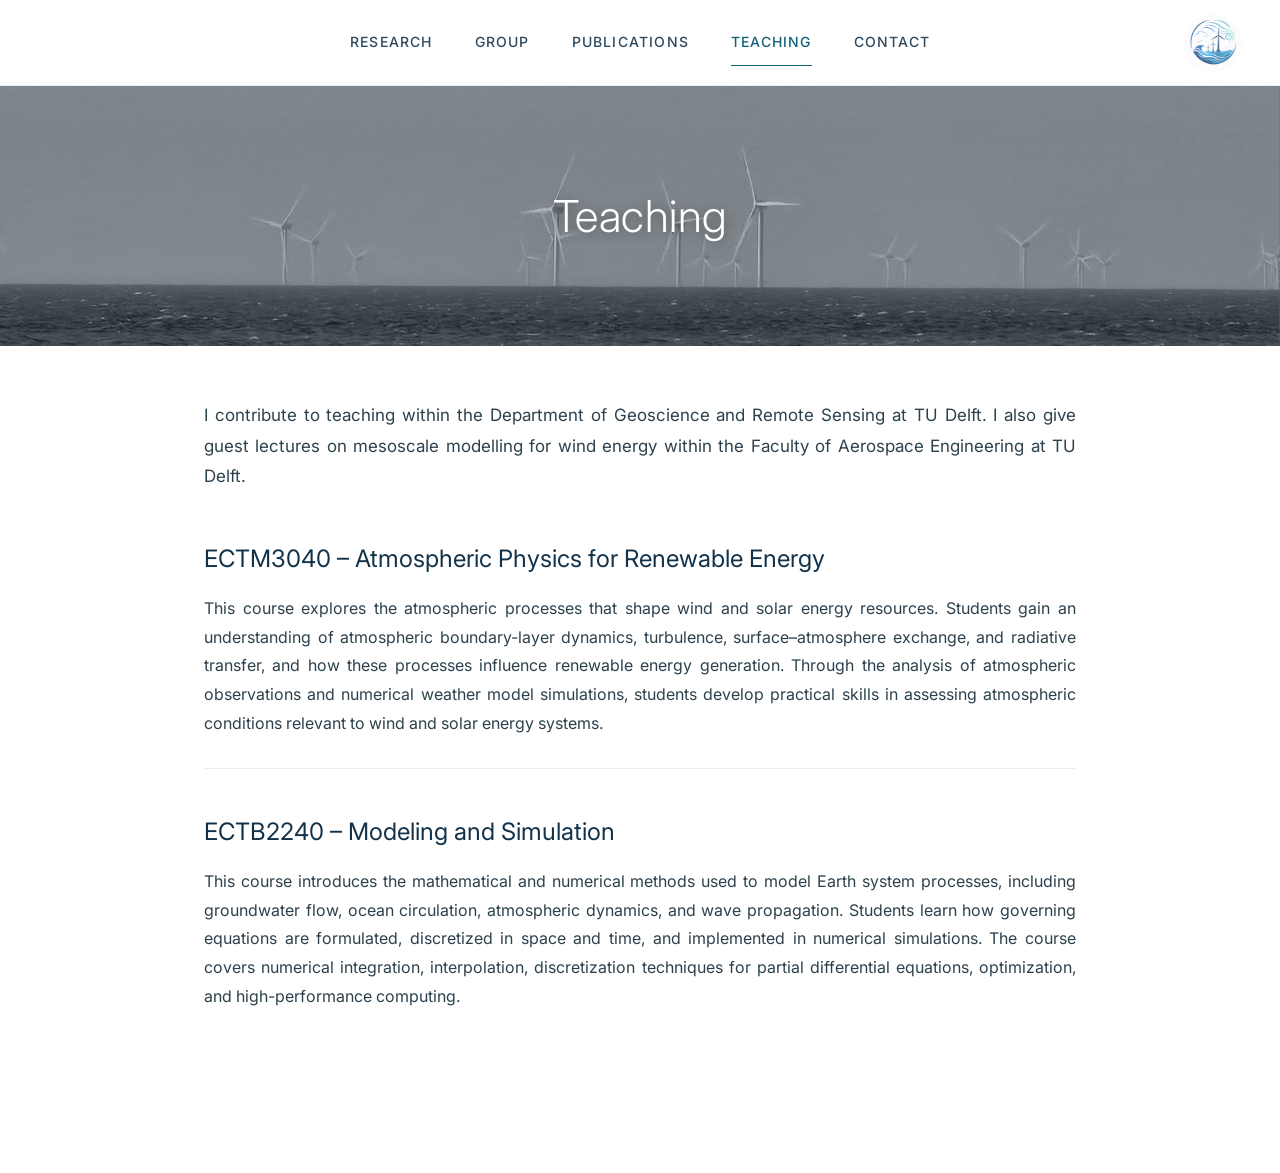
<file: teaching.html>
<!DOCTYPE html>
<html lang="en">
<head>
  <meta charset="UTF-8">
  <meta name="viewport" content="width=device-width, initial-scale=1.0">
  <title>Teaching | Sara Porchetta</title>
  <link href="https://fonts.googleapis.com/css2?family=Inter:wght@300;400;500;600&display=swap" rel="stylesheet">
  <link rel="stylesheet" href="style.css">
</head>

<body>
<header class="site-header">
  <div class="header-space" aria-hidden="true"></div>
  <nav class="nav" aria-label="Main navigation">
    <a href="research.html">Research</a>
    <a href="group.html">Group</a>
    <a href="publications.html">Publications</a>
    <a href="teaching.html" class="active">Teaching</a>
    <a href="contact.html">Contact</a>
  </nav>
  <a href="index.html" class="header-logo-link" aria-label="Go to homepage">
    <img src="x_maui3.png" alt="Sara Porchetta homepage" class="header-logo">
  </a>
</header>
<section class="page-banner" aria-labelledby="page-title">
  <img src="windfarm.jpg" alt="Offshore wind farm at sea">
  <div class="banner-overlay" aria-hidden="true"></div>
  <div class="banner-content">
    <h1 class="banner-title" id="page-title">Teaching</h1>
  </div>
</section>
<main class="container">

  <p class="teaching-intro">
    I contribute to teaching within the Department of Geoscience and Remote Sensing at TU Delft. I also give guest lectures on mesoscale modelling for wind energy within the Faculty of Aerospace Engineering at TU Delft.
  </p>

  <section class="course">
    <h2>ECTM3040 – Atmospheric Physics for Renewable Energy</h2>
    <p>
      This course explores the atmospheric processes that shape wind and solar
      energy resources. Students gain an understanding of atmospheric
      boundary-layer dynamics, turbulence, surface–atmosphere exchange, and
      radiative transfer, and how these processes influence renewable energy
      generation. Through the analysis of atmospheric observations and numerical
      weather model simulations, students develop practical skills in assessing
      atmospheric conditions relevant to wind and solar energy systems.
    </p>
  </section>

  <section class="course">
    <h2>ECTB2240 – Modeling and Simulation</h2>
    <p>
      This course introduces the mathematical and numerical methods used to
      model Earth system processes, including groundwater flow, ocean circulation,
      atmospheric dynamics, and wave propagation. Students learn how governing
      equations are formulated, discretized in space and time, and implemented
      in numerical simulations. The course covers numerical integration,
      interpolation, discretization techniques for partial differential equations,
      optimization, and high-performance computing.
    </p>
  </section>

</main>
</body>
</html>
</file>
<file: style.css>
* {
  box-sizing: border-box;
}

html,
body {
  margin: 0;
  min-height: 100%;
}

body {
  font-family: 'Inter', Helvetica, Arial, sans-serif;
  color: #243844;
  background: #ffffff;
  line-height: 1.75;
  -webkit-font-smoothing: antialiased;
}

.site-header {
  height: 86px;
  padding: 0 38px;
  display: grid;
  grid-template-columns: 1fr auto 1fr;
  align-items: center;
  background: #ffffff;
  border-bottom: 1px solid #e8eef1;
  position: relative;
  z-index: 10;
}

.header-space {
  grid-column: 1;
}

.nav {
  grid-column: 2;
  display: flex;
  justify-content: center;
  align-items: center;
  gap: 42px;
  font-size: 14px;
  letter-spacing: 1.2px;
  text-transform: uppercase;
}

.nav a {
  position: relative;
  color: #12324a;
  text-decoration: none;
  font-weight: 500;
  opacity: 0.88;
  transition: opacity 0.2s ease, transform 0.2s ease;
}

.nav a:hover {
  opacity: 0.55;
  transform: translateY(-2px);
}

.nav a.active {
  color: #12627a;
  opacity: 1;
}

.nav a.active::after {
  content: "";
  position: absolute;
  left: 0;
  right: 0;
  bottom: -11px;
  height: 1px;
  background: #12627a;
}

.header-logo-link {
  grid-column: 3;
  justify-self: end;
  display: flex;
  align-items: center;
  text-decoration: none;
}

.header-logo {
  display: block;
  width: 58px;
  height: 58px;
  object-fit: cover;
  border-radius: 50%;
  opacity: 0.72;
  transition: opacity 0.2s ease, transform 0.2s ease;
}

.header-logo-link:hover .header-logo {
  opacity: 1;
  transform: scale(1.03);
}

.page-banner {
  position: relative;
  width: 100%;
  height: 260px;
  overflow: hidden;
  background: #12324a;
}

.page-banner img {
  width: 100%;
  height: 100%;
  object-fit: cover;
  object-position: center 70%;
}

.banner-overlay {
  position: absolute;
  inset: 0;
  background: rgba(7, 35, 54, 0.25);
}

.banner-content {
  position: absolute;
  inset: 0;
  display: flex;
  align-items: center;
  justify-content: center;
  padding: 24px;
  text-align: center;
}

.banner-title {
  margin: 0;
  color: #ffffff;
  font-size: 44px;
  font-weight: 300;
  line-height: 1.2;
  letter-spacing: 0.5px;
  text-shadow: 0 2px 12px rgba(0, 0, 0, 0.35);
}

.container {
  max-width: 920px;
  margin: 0 auto;
  padding: 54px 24px 90px;
}

p {
  color: #2d414c;
}

.intro {
  margin: 0 0 38px;
  padding-bottom: 30px;
  font-size: 18px;
  line-height: 1.8;
  text-align: justify;
  border-bottom: 1px solid #e8eef1;
}

h2 {
  color: #0b3151;
}

/* Research */
.research-text {
  max-width: 840px;
}

.research-text p,
.project-card p {
  margin: 0 0 24px;
  font-size: 18px;
  line-height: 1.8;
  text-align: justify;
}

.section-title {
  margin: 54px 0 22px;
  font-size: 28px;
  font-weight: 400;
  line-height: 1.35;
}

.project-card {
  margin-top: 18px;
  padding: 32px 34px;
  background: #f7fafb;
  border: 1px solid #dfe9ed;
  border-radius: 12px;
}

.project-label {
  display: inline-block;
  margin-bottom: 13px;
  color: #12627a;
  font-size: 12px;
  font-weight: 600;
  letter-spacing: 1.4px;
  text-transform: uppercase;
}

.project-title {
  margin-bottom: 20px;
  color: #12324a;
  font-size: 21px;
  font-weight: 600;
  line-height: 1.5;
}

.project-card p:last-child {
  margin-bottom: 0;
}

.project-link {
  margin-top: 18px;
}

.project-link a,
.scholar-link a {
  color: #12627a;
  text-decoration: none;
  font-weight: 500;
  transition: opacity 0.2s ease;
}

.project-link a:hover,
.scholar-link a:hover {
  opacity: 0.65;
}

/* Group */
.member {
  display: grid;
  grid-template-columns: 150px 1fr;
  gap: 32px;
  align-items: start;
  padding: 32px 0 38px;
  border-bottom: 1px solid #e8eef1;
}

.member:first-of-type {
  padding-top: 0;
}

.member:last-child {
  border-bottom: none;
}

.member-photo {
  width: 150px;
  height: 150px;
  object-fit: cover;
  border-radius: 12px;
  background: #f3f7f8;
  border: 1px solid #e1eaed;
}

.member-info h2 {
  margin: 0 0 7px;
  color: #12324a;
  font-size: 23px;
  font-weight: 500;
  line-height: 1.35;
}

.role {
  margin-bottom: 16px;
  color: #12627a;
  font-size: 12px;
  font-weight: 600;
  letter-spacing: 1.4px;
  text-transform: uppercase;
}

.member-info p {
  margin: 0 0 20px;
  font-size: 18px;
  line-height: 1.8;
  text-align: justify;
}

/* Publications */
.publications-container {
  max-width: 860px;
}

.scholar-link {
  margin: 0 0 34px;
  color: #526b79;
  font-size: 15px;
  line-height: 1.6;
}

.publication-year {
  margin: 38px 0 8px;
  color: #0b3151;
  font-size: 21px;
  font-weight: 400;
  line-height: 1.3;
}

.publication-year:first-of-type {
  margin-top: 0;
}

.publication {
  padding: 18px 0 20px;
  border-bottom: 1px solid #e8eef1;
}

.publication-title {
  margin: 0 0 6px;
  color: #12324a;
  font-size: 17px;
  font-weight: 500;
  line-height: 1.45;
}

.publication-title a {
  color: inherit;
  text-decoration: none;
  transition: opacity 0.2s ease;
}

.publication-title a:hover {
  opacity: 0.65;
}

.publication-authors,
.publication-journal {
  margin: 0;
  font-size: 14px;
  line-height: 1.6;
}

.publication-authors {
  margin-bottom: 3px;
  color: #2d414c;
}

.publication-journal {
  color: #617580;
}

/* Teaching */
.teaching-intro {
  margin: 0 0 46px;
  color: #2d414c;
  font-size: 17px;
  line-height: 1.8;
  text-align: justify;
}

.course {
  margin-bottom: 42px;
  padding-bottom: 30px;
  border-bottom: 1px solid #e8eef1;
}

.course:last-child {
  border-bottom: none;
}

.course h2 {
  margin: 0 0 14px;
  color: #12324a;
  font-size: 24px;
  font-weight: 400;
}

.course p {
  margin: 0;
  font-size: 16px;
  line-height: 1.8;
  text-align: justify;
}

/* Contact */
.contact-card {
  display: grid;
  grid-template-columns: 190px 1fr;
  gap: 40px;
  align-items: start;
}

.profile-image {
  width: 190px;
  height: 190px;
  object-fit: cover;
  border-radius: 10px;
  border: 1px solid #e8eef1;
}

.contact-info h2 {
  margin: 0 0 8px;
  color: #12324a;
  font-size: 28px;
  font-weight: 500;
}

.contact-details {
  margin: 0;
  font-size: 16px;
  line-height: 1.8;
}

.contact-message {
  margin-top: 36px;
  padding-top: 28px;
  border-top: 1px solid #e8eef1;
}

.contact-message h3 {
  margin: 0 0 14px;
  color: #12324a;
  font-size: 22px;
  font-weight: 400;
}

.contact-message p {
  margin: 0 0 18px;
  font-size: 16px;
  line-height: 1.8;
  text-align: justify;
}

/* Homepage */
.home-body {
  color: #12324a;
}

.hero {
  min-height: calc(100vh - 86px);
  position: relative;
  overflow: hidden;
  display: flex;
  justify-content: center;
  align-items: center;
  text-align: center;
  background:
    linear-gradient(135deg, rgba(210, 242, 247, 0.34), rgba(255, 255, 255, 0.08)),
    linear-gradient(to bottom, rgba(255, 255, 255, 0.03), rgba(38, 157, 180, 0.12)),
    url("windfarm.jpg") center / cover no-repeat;
}

.hero .overlay {
  position: absolute;
  inset: 0;
  z-index: 1;
  background: linear-gradient(to bottom, rgba(255,255,255,0.03), rgba(255,255,255,0.12));
}

.hero .content {
  position: relative;
  z-index: 2;
  max-width: 900px;
  padding: 0 24px;
  transform: translateY(-80px);
}

.hero h1 {
  margin: 0;
  color: #0b3151;
  font-size: 66px;
  font-weight: 300;
  line-height: 1.1;
  letter-spacing: 1px;
  text-shadow: 0 2px 14px rgba(255,255,255,0.75);
}

.subtitle {
  margin-top: 14px;
  color: #12627a;
  font-size: 20px;
  font-weight: 400;
  letter-spacing: 3px;
}

.info {
  margin-top: 18px;
  color: #214b5f;
  font-size: 16px;
  line-height: 1.7;
  letter-spacing: 0.8px;
}

/* MOBILE */
@media (max-width: 860px) {
  .site-header {
    height: auto;
    min-height: 110px;
    padding: 18px 20px;
    grid-template-columns: 1fr auto;
    grid-template-rows: auto auto;
    row-gap: 14px;
  }

  .header-space {
    display: none;
  }

  .nav {
    grid-column: 1 / -1;
    grid-row: 2;
    justify-content: center;
    flex-wrap: wrap;
    gap: 14px 22px;
    font-size: 12px;
    letter-spacing: 1px;
  }

  .header-logo-link {
    grid-column: 2;
    grid-row: 1;
    justify-self: end;
  }

  .header-logo {
    width: 50px;
    height: 50px;
  }

  .nav a.active::after {
    bottom: -6px;
  }

  .page-banner {
    height: 210px;
  }

  .page-banner img {
    object-position: center 68%;
  }

  .banner-title {
    font-size: 38px;
  }

  .container {
    padding: 46px 20px 80px;
  }

  .intro,
  .research-text p,
  .project-card p,
  .member-info p {
    font-size: 17px;
  }

  .member {
    grid-template-columns: 120px 1fr;
    gap: 24px;
  }

  .member-photo {
    width: 120px;
    height: 120px;
  }

  .member-info h2 {
    font-size: 21px;
  }

  .hero {
    min-height: calc(100vh - 110px);
  }

  .hero .content {
    transform: translateY(-40px);
    padding: 0 20px;
  }

  .hero h1 {
    font-size: 52px;
  }

  .subtitle {
    font-size: 18px;
    letter-spacing: 2.5px;
  }

  .info {
    font-size: 15px;
  }
}

@media (max-width: 620px) {
  .member,
  .contact-card {
    grid-template-columns: 1fr;
    gap: 22px;
  }

  .member-photo {
    width: 130px;
    height: 130px;
  }

  .profile-image {
    width: 160px;
    height: 160px;
  }

  .member-info p,
  .contact-message p {
    text-align: left;
  }
}

@media (max-width: 480px) {
  .site-header {
    padding: 16px;
  }

  .nav {
    gap: 12px 17px;
  }

  .header-logo {
    width: 46px;
    height: 46px;
  }

  .page-banner {
    height: 180px;
  }

  .page-banner img {
    object-position: center 65%;
  }

  .banner-title {
    font-size: 32px;
  }

  .container {
    padding: 38px 16px 64px;
  }

  .intro,
  .research-text p,
  .project-card p,
  .teaching-intro,
  .course p {
    text-align: left;
  }

  .project-card {
    padding: 24px 20px;
  }

  .project-title {
    font-size: 19px;
  }

  .publication-year {
    margin-top: 32px;
    font-size: 19px;
  }

  .publication {
    padding: 16px 0 18px;
  }

  .publication-title {
    font-size: 15px;
    line-height: 1.5;
  }

  .publication-authors,
  .publication-journal {
    font-size: 13px;
    line-height: 1.65;
  }

  .course h2 {
    font-size: 21px;
  }

  .contact-info h2 {
    font-size: 24px;
  }

  .contact-details,
  .contact-message p {
    font-size: 15px;
  }

  .hero {
    min-height: calc(100vh - 105px);
    background-position: center;
  }

  .hero .content {
    transform: translateY(-20px);
    padding: 0 18px;
  }

  .hero h1 {
    font-size: 38px;
    letter-spacing: 0.5px;
  }

  .subtitle {
    font-size: 15px;
    letter-spacing: 2px;
  }

  .info {
    font-size: 14px;
    line-height: 1.6;
  }
}
</file>
